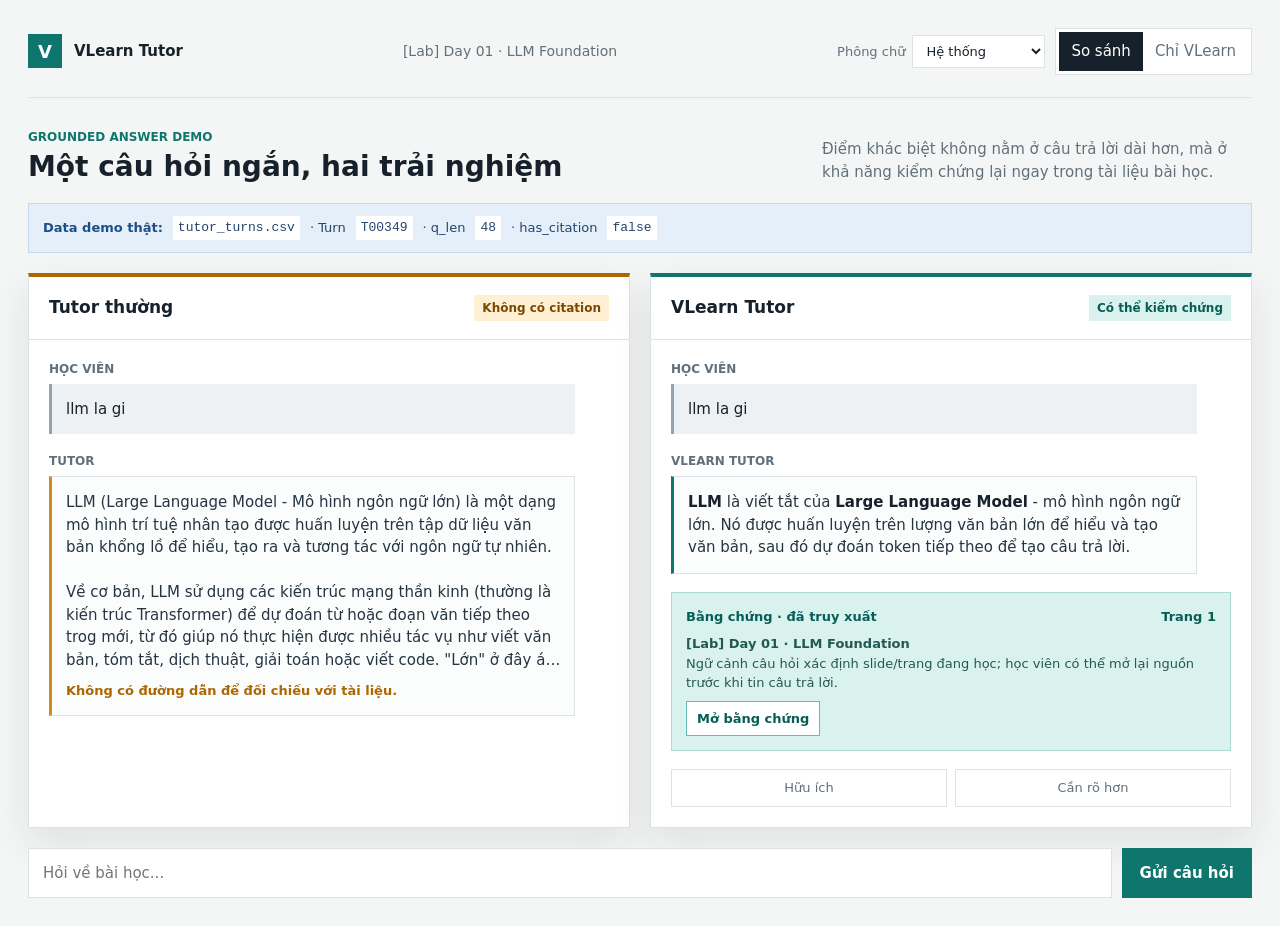
<file: mockup.html>
<!doctype html>
<html lang="vi">
<head>
  <meta charset="utf-8">
  <meta name="viewport" content="width=device-width, initial-scale=1">
  <title>VLearn Tutor - Grounded answer demo</title>
  <style>
    :root {
      --ink: #17212b;
      --muted: #62707c;
      --line: #dce3e8;
      --paper: #ffffff;
      --canvas: #f4f6f5;
      --teal: #0f766e;
      --teal-soft: #d9f2ee;
      --amber: #ad6700;
      --amber-soft: #fff0d4;
      --blue: #1d4e89;
      --blue-soft: #e5effa;
      --shadow: 0 16px 36px rgba(23, 33, 43, .09);
      --font-ui: system-ui, -apple-system, BlinkMacSystemFont, "Segoe UI", sans-serif;
    }

    html[data-font="sans"] { --font-ui: Arial, "Helvetica Neue", sans-serif; }
    html[data-font="serif"] { --font-ui: Georgia, "Times New Roman", serif; }
    html[data-font="mono"] { --font-ui: "Cascadia Code", Consolas, "Courier New", monospace; }

    * { box-sizing: border-box; }
    body {
      margin: 0;
      color: var(--ink);
      background: var(--canvas);
      font-family: var(--font-ui);
      font-size: 15px;
      line-height: 1.5;
    }
    button, input, select { font: inherit; }
    button { cursor: pointer; }

    .app-shell { max-width: 1440px; margin: 0 auto; padding: 28px; }
    .topbar {
      display: flex; align-items: center; justify-content: space-between; gap: 24px;
      padding-bottom: 22px; border-bottom: 1px solid var(--line);
    }
    .brand { display: flex; align-items: center; gap: 12px; font-weight: 760; letter-spacing: 0; }
    .brand-mark { width: 34px; height: 34px; display: grid; place-items: center; background: var(--teal); color: white; font-size: 18px; }
    .course { color: var(--muted); font-size: 14px; }
    .top-actions { display: flex; align-items: center; gap: 10px; }
    .font-control { display: flex; align-items: center; gap: 7px; color: var(--muted); font-size: 13px; }
    .font-control select { border: 1px solid var(--line); background: var(--paper); color: var(--ink); padding: 7px 28px 7px 9px; }
    .mode-switch { display: inline-flex; padding: 3px; border: 1px solid var(--line); background: var(--paper); }
    .mode-switch button { border: 0; background: transparent; color: var(--muted); padding: 8px 12px; }
    .mode-switch button.active { background: var(--ink); color: white; }

    .intro { display: flex; justify-content: space-between; align-items: end; gap: 24px; margin: 30px 0 20px; }
    .eyebrow { color: var(--teal); font-size: 12px; font-weight: 800; letter-spacing: 0; text-transform: uppercase; }
    h1 { margin: 4px 0 0; font-size: 28px; line-height: 1.2; letter-spacing: 0; }
    .intro p { margin: 0; max-width: 430px; color: var(--muted); }

    .source-strip {
      display: flex; flex-wrap: wrap; gap: 10px; align-items: center;
      border: 1px solid #c8d9ef; background: var(--blue-soft); padding: 12px 14px; margin-bottom: 20px;
      color: #24456c; font-size: 13px;
    }
    .source-strip strong { color: var(--blue); }
    .source-strip code { font-family: ui-monospace, SFMono-Regular, Menlo, monospace; background: white; padding: 2px 5px; }

    .comparison { display: grid; grid-template-columns: repeat(2, minmax(0, 1fr)); gap: 20px; }
    .state-card { min-width: 0; background: var(--paper); border: 1px solid var(--line); box-shadow: var(--shadow); }
    .state-card.good { border-top: 4px solid var(--teal); }
    .state-card.plain { border-top: 4px solid var(--amber); }
    .card-head { padding: 18px 20px; border-bottom: 1px solid var(--line); display: flex; justify-content: space-between; align-items: center; gap: 12px; }
    .state-name { margin: 0; font-size: 17px; letter-spacing: 0; }
    .status { padding: 4px 8px; font-size: 12px; font-weight: 700; white-space: nowrap; }
    .status.missing { background: var(--amber-soft); color: #7a4700; }
    .status.grounded { background: var(--teal-soft); color: #075e57; }
    .chat { padding: 20px; min-height: 410px; }
    .message-label { font-size: 12px; text-transform: uppercase; letter-spacing: 0; color: var(--muted); font-weight: 800; margin-bottom: 6px; }
    .bubble { padding: 14px; margin-bottom: 18px; max-width: 94%; }
    .student-bubble { background: #edf1f3; border-left: 3px solid #94a3ad; }
    .tutor-bubble { background: #fbfcfc; border: 1px solid var(--line); }
    .plain .tutor-bubble { border-left: 3px solid #d28a18; }
    .good .tutor-bubble { border-left: 3px solid var(--teal); }
    .reply { white-space: pre-line; margin: 0; color: #263442; }
    .reply.clamped { display: -webkit-box; -webkit-line-clamp: 8; -webkit-box-orient: vertical; overflow: hidden; }
    .reply strong { color: var(--ink); }
    .plain-note { color: var(--amber); font-size: 13px; font-weight: 700; margin-top: 10px; }

    .evidence { margin: 4px 0 18px; background: var(--teal-soft); border: 1px solid #a7ddd6; padding: 14px; }
    .evidence-title { display: flex; justify-content: space-between; gap: 12px; align-items: center; color: #075e57; font-size: 13px; font-weight: 800; }
    .evidence p { margin: 8px 0; color: #245852; font-size: 13px; }
    .evidence button { border: 1px solid #62bcb2; background: white; color: #075e57; padding: 7px 10px; font-size: 13px; font-weight: 700; }
    .feedback { display: flex; gap: 8px; }
    .feedback button { flex: 1; background: white; border: 1px solid var(--line); padding: 8px; color: var(--muted); font-size: 13px; }
    .feedback button.selected { border-color: var(--teal); color: var(--teal); background: var(--teal-soft); font-weight: 700; }

    .askbar { display: flex; gap: 10px; margin-top: 20px; }
    .askbar input { min-width: 0; flex: 1; border: 1px solid var(--line); background: white; padding: 13px 14px; color: var(--ink); }
    .askbar button { border: 0; background: var(--teal); color: white; padding: 0 18px; font-weight: 750; }
    .askbar button:focus-visible, button:focus-visible { outline: 3px solid #93c5fd; outline-offset: 2px; }

    .drawer-backdrop { position: fixed; inset: 0; display: none; background: rgba(23, 33, 43, .32); }
    .drawer-backdrop.open { display: block; }
    .drawer { position: absolute; right: 0; top: 0; height: 100%; width: min(440px, 100%); padding: 24px; background: white; box-shadow: -16px 0 36px rgba(23, 33, 43, .15); }
    .drawer-head { display: flex; justify-content: space-between; align-items: center; gap: 16px; border-bottom: 1px solid var(--line); padding-bottom: 16px; }
    .drawer h2 { font-size: 20px; margin: 0; }
    .close { border: 1px solid var(--line); background: white; width: 32px; height: 32px; color: var(--ink); }
    .source-card { margin-top: 20px; border: 1px solid #a7ddd6; padding: 16px; background: #f1faf8; }
    .source-card h3 { margin: 0 0 6px; font-size: 16px; }
    .source-card p { margin: 5px 0; color: #36504c; font-size: 14px; }
    .source-card .quote { margin-top: 14px; padding-left: 12px; border-left: 3px solid var(--teal); color: #244a45; }
    .integrity-note { margin-top: 18px; padding: 12px; background: #f5f6f7; color: var(--muted); font-size: 12px; }

    .hidden { display: none !important; }
    @media (max-width: 840px) {
      .app-shell { padding: 18px; }
      .topbar, .intro { align-items: flex-start; flex-direction: column; gap: 14px; }
      .top-actions { width: 100%; flex-wrap: wrap; }
      .comparison { grid-template-columns: 1fr; }
      .state-card { min-height: 0; }
    }
  </style>
</head>
<body>
  <main class="app-shell">
    <header class="topbar">
      <div class="brand"><span class="brand-mark">V</span><span>VLearn Tutor</span></div>
      <div class="course">[Lab] Day 01 · LLM Foundation</div>
      <div class="top-actions">
        <label class="font-control" for="font-select">
          <span>Phông chữ</span>
          <select id="font-select" aria-label="Chọn phông chữ giao diện">
            <option value="system">Hệ thống</option>
            <option value="sans">Sans-serif</option>
            <option value="serif">Serif</option>
            <option value="mono">Monospace</option>
          </select>
        </label>
        <nav class="mode-switch" aria-label="Chế độ xem">
          <button class="active" data-mode="compare">So sánh</button>
          <button data-mode="grounded">Chỉ VLearn</button>
        </nav>
      </div>
    </header>

    <section class="intro">
      <div>
        <div class="eyebrow">Grounded answer demo</div>
        <h1>Một câu hỏi ngắn, hai trải nghiệm</h1>
      </div>
      <p>Điểm khác biệt không nằm ở câu trả lời dài hơn, mà ở khả năng kiểm chứng lại ngay trong tài liệu bài học.</p>
    </section>

    <section class="source-strip" aria-label="Nguồn dữ liệu demo">
      <strong>Data demo thật:</strong> <code>tutor_turns.csv</code> · Turn <code id="turn-id"></code> · q_len <code id="q-len"></code> · has_citation <code id="citation-status"></code>
    </section>

    <section class="comparison" id="comparison">
      <article class="state-card plain" id="plain-card">
        <header class="card-head">
          <h2 class="state-name">Tutor thường</h2>
          <span class="status missing">Không có citation</span>
        </header>
        <div class="chat">
          <div class="message-label">Học viên</div>
          <div class="bubble student-bubble" id="plain-question"></div>
          <div class="message-label">Tutor</div>
          <div class="bubble tutor-bubble">
            <p class="reply clamped" id="plain-reply"></p>
            <div class="plain-note">Không có đường dẫn để đối chiếu với tài liệu.</div>
          </div>
        </div>
      </article>

      <article class="state-card good" id="grounded-card">
        <header class="card-head">
          <h2 class="state-name">VLearn Tutor</h2>
          <span class="status grounded">Có thể kiểm chứng</span>
        </header>
        <div class="chat">
          <div class="message-label">Học viên</div>
          <div class="bubble student-bubble" id="grounded-question"></div>
          <div class="message-label">VLearn Tutor</div>
          <div class="bubble tutor-bubble">
            <p class="reply"><strong>LLM</strong> là viết tắt của <strong>Large Language Model</strong> - mô hình ngôn ngữ lớn. Nó được huấn luyện trên lượng văn bản lớn để hiểu và tạo văn bản, sau đó dự đoán token tiếp theo để tạo câu trả lời.</p>
          </div>
          <section class="evidence">
            <div class="evidence-title"><span>Bằng chứng · đã truy xuất</span><span>Trang 1</span></div>
            <p><strong>[Lab] Day 01 · LLM Foundation</strong><br>Ngữ cảnh câu hỏi xác định slide/trang đang học; học viên có thể mở lại nguồn trước khi tin câu trả lời.</p>
            <button id="open-evidence" type="button">Mở bằng chứng</button>
          </section>
          <div class="feedback" aria-label="Đánh giá phản hồi">
            <button type="button" data-feedback="helpful">Hữu ích</button>
            <button type="button" data-feedback="unclear">Cần rõ hơn</button>
          </div>
        </div>
      </article>
    </section>

    <form class="askbar" id="ask-form">
      <input id="ask-input" aria-label="Câu hỏi mới" placeholder="Hỏi về bài học..." autocomplete="off">
      <button type="submit">Gửi câu hỏi</button>
    </form>
  </main>

  <div class="drawer-backdrop" id="drawer-backdrop" aria-hidden="true">
    <aside class="drawer" role="dialog" aria-modal="true" aria-label="Bằng chứng từ tài liệu">
      <div class="drawer-head"><h2>Bằng chứng đã truy xuất</h2><button class="close" id="close-evidence" type="button" aria-label="Đóng">×</button></div>
      <div class="source-card">
        <h3>[Lab] Day 01 · LLM Foundation</h3>
        <p><strong>Vị trí:</strong> Trang 1</p>
        <p><strong>Turn nguồn:</strong> <span id="drawer-turn"></span></p>
        <p class="quote" id="selected-context"></p>
      </div>
      <p class="integrity-note">Lưu ý demo: chatlog chỉ cung cấp metadata bài học, trang và đoạn được chọn; không chứa file slide gốc. Citation trong mockup minh họa trải nghiệm retrieval cần có khi tích hợp kho tài liệu thật.</p>
    </aside>
  </div>

  <script>
    const fontSelect = document.querySelector("#font-select");
    const supportedFonts = new Set(["system", "sans", "serif", "mono"]);
    const queryFont = new URLSearchParams(window.location.search).get("font");
    let savedFont = null;

    try {
      savedFont = localStorage.getItem("vlearn-font");
    } catch {
      // Some embedded/file contexts disable storage; the selector still works for this session.
    }

    const initialFont = supportedFonts.has(queryFont)
      ? queryFont
      : supportedFonts.has(savedFont) ? savedFont : "system";

    const applyFont = (font) => {
      const selectedFont = supportedFonts.has(font) ? font : "system";
      document.documentElement.dataset.font = selectedFont;
      fontSelect.value = selectedFont;
      try {
        localStorage.setItem("vlearn-font", selectedFont);
      } catch {
        // Keep the current selection even when persistence is unavailable.
      }
    };

    applyFont(initialFont);
    fontSelect.addEventListener("change", () => applyFont(fontSelect.value));

    // Exact fields copied from data/vlearn-pack/chatlog/tutor_turns.csv, turn T00349.
    const sourceTurn = {
      turnId: "VDAwMzQ5",
      lectureTitle: "W0xhYl0gRGF5IDAxXyBMTE0gRm91bmRhdGlvbg==",
      studentQuestion: "KFRyYW5nIDEsIMSRb+G6oW4gxJHGsOG7o2MgY2jhu41uOiAibGxtIGxhIGdpIikKbGxtIGxhIGdp",
      tutorReply: "[base64]/[base64]",
      questionLength: 48,
      hasCitation: false
    };

    const decode = (value) => new TextDecoder().decode(Uint8Array.from(atob(value), (c) => c.charCodeAt(0)));
    const turn = Object.fromEntries(Object.entries(sourceTurn).map(([key, value]) => [key, typeof value === "string" ? decode(value) : value]));
    const question = turn.studentQuestion.split("\n").at(-1);
    const selectedContext = turn.studentQuestion.split("\n").at(0);

    document.querySelector("#turn-id").textContent = turn.turnId;
    document.querySelector("#q-len").textContent = turn.questionLength;
    document.querySelector("#citation-status").textContent = turn.hasCitation;
    document.querySelector("#plain-question").textContent = question;
    document.querySelector("#grounded-question").textContent = question;
    document.querySelector("#plain-reply").textContent = turn.tutorReply;
    document.querySelector("#drawer-turn").textContent = turn.turnId;
    document.querySelector("#selected-context").textContent = selectedContext;

    const drawer = document.querySelector("#drawer-backdrop");
    const openDrawer = () => { drawer.classList.add("open"); drawer.setAttribute("aria-hidden", "false"); };
    const closeDrawer = () => { drawer.classList.remove("open"); drawer.setAttribute("aria-hidden", "true"); };
    document.querySelector("#open-evidence").addEventListener("click", openDrawer);
    document.querySelector("#close-evidence").addEventListener("click", closeDrawer);
    drawer.addEventListener("click", (event) => { if (event.target === drawer) closeDrawer(); });

    document.querySelectorAll("[data-feedback]").forEach((button) => {
      button.addEventListener("click", () => {
        document.querySelectorAll("[data-feedback]").forEach((item) => item.classList.remove("selected"));
        button.classList.add("selected");
      });
    });

    document.querySelectorAll("[data-mode]").forEach((button) => {
      button.addEventListener("click", () => {
        document.querySelectorAll("[data-mode]").forEach((item) => item.classList.remove("active"));
        button.classList.add("active");
        document.querySelector("#plain-card").classList.toggle("hidden", button.dataset.mode === "grounded");
      });
    });

    document.querySelector("#ask-form").addEventListener("submit", (event) => {
      event.preventDefault();
      const input = document.querySelector("#ask-input");
      if (!input.value.trim()) return;
      document.querySelector("#grounded-question").textContent = input.value.trim();
      document.querySelector("#plain-question").textContent = input.value.trim();
      input.value = "";
    });
  </script>
</body>
</html>
</file>
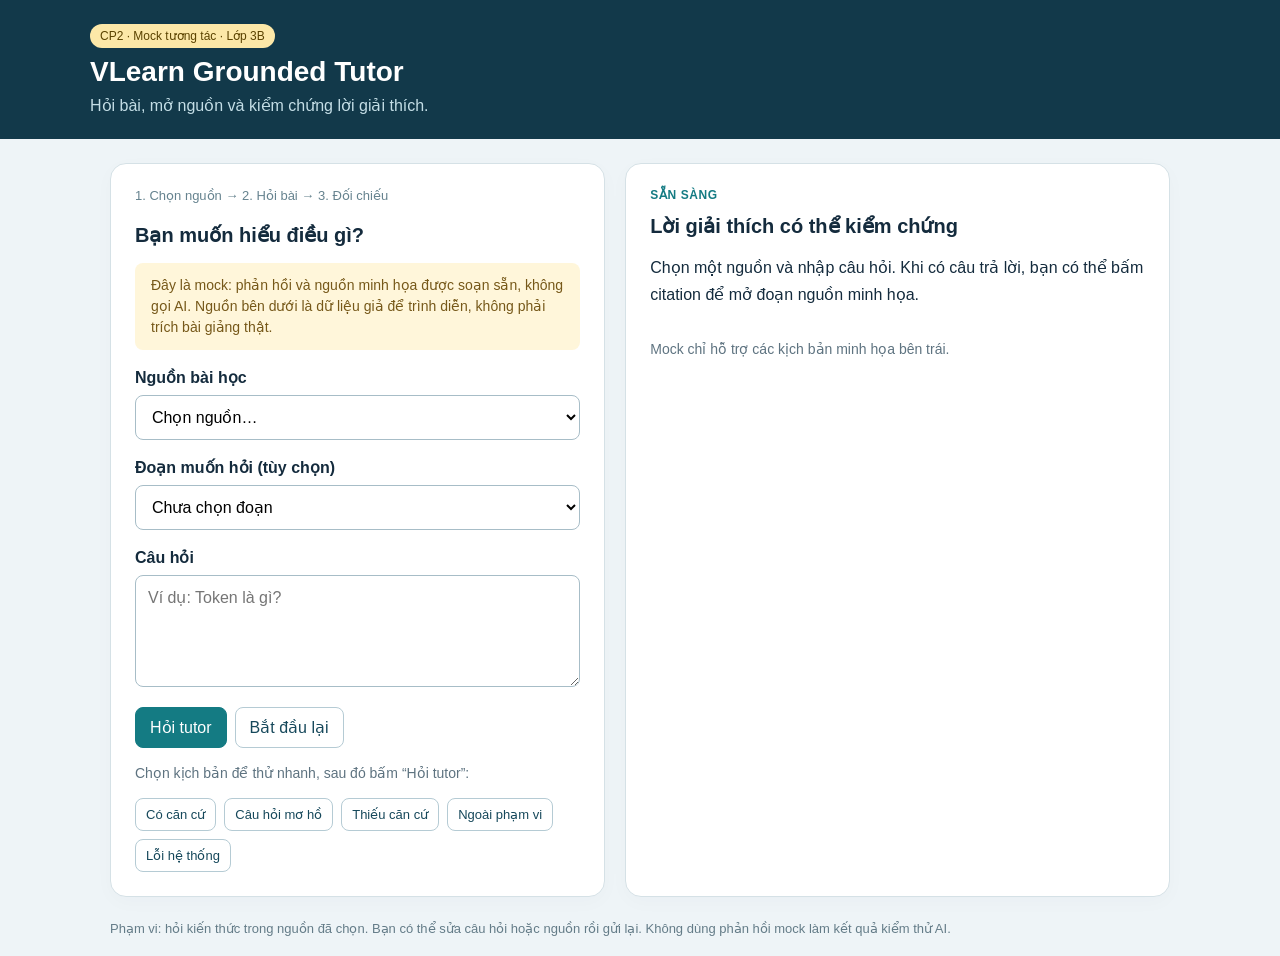
<file: codebase/cp2-mock.html>
<!doctype html>
<html lang="vi">
<head>
<meta charset="utf-8"><meta name="viewport" content="width=device-width,initial-scale=1">
<title>VLearn Grounded Tutor — Mock CP2</title>
<style>
:root{font-family:Segoe UI,Arial,sans-serif;color:#142b3d;background:#eef4f7}*{box-sizing:border-box}body{margin:0}header{background:#12394a;color:white;padding:24px max(24px,calc((100vw - 1100px)/2))}header h1{margin:8px 0;font-size:28px}header p{margin:0;color:#c4dee6}.badge{font-size:12px;background:#fce8a8;color:#5b4300;padding:5px 10px;border-radius:20px;display:inline-block}main{max-width:1100px;margin:24px auto;padding:0 20px;display:grid;grid-template-columns:1fr 1.1fr;gap:20px}.card{background:white;border:1px solid #d5e1e6;border-radius:16px;padding:24px;box-shadow:0 5px 20px #153d4b06}h2{font-size:20px;margin:0 0 16px}label{display:block;font-weight:600;margin:18px 0 8px}select,textarea{width:100%;font:inherit;border:1px solid #a7bdc7;border-radius:8px;padding:12px;background:white}textarea{min-height:112px;resize:vertical}button{font:inherit;border:1px solid #b5cbd4;border-radius:8px;background:#fff;color:#16485b;padding:10px 14px;cursor:pointer}button:hover{background:#edf6f7}button:disabled{opacity:.5;cursor:wait}.primary{background:#147b83;color:white;border-color:#147b83}.primary:hover{background:#116770}.actions{display:flex;gap:8px;flex-wrap:wrap;margin-top:16px}.muted{font-size:14px;color:#5e7380;line-height:1.6}.examples{display:flex;flex-wrap:wrap;gap:8px}.examples button{font-size:13px;padding:8px 10px}.result{line-height:1.7;white-space:pre-line}.state{font-size:12px;letter-spacing:.05em;font-weight:700;color:#147b83;margin-bottom:12px}.notice{padding:12px 16px;background:#fff6da;border-radius:8px;color:#765819;font-size:14px;line-height:1.5;margin-bottom:18px}.source{margin-top:18px;border:1px solid #c0d7df;border-radius:10px;padding:16px;background:#f2f8fa;line-height:1.7}.source h3{font-size:16px;margin:0 0 8px}.step{font-size:13px;color:#66838f;margin:0 0 20px}.hidden{display:none!important}footer{max-width:1100px;margin:20px auto;padding:0 20px;color:#647c88;font-size:13px}@media(max-width:760px){main{grid-template-columns:1fr}header{padding:22px}h1{font-size:24px!important}}
</style>
</head>
<body>
<header><span class="badge">CP2 · Mock tương tác · Lớp 3B</span><h1>VLearn Grounded Tutor</h1><p>Hỏi bài, mở nguồn và kiểm chứng lời giải thích.</p></header>
<main>
<section class="card"><p class="step">1. Chọn nguồn → 2. Hỏi bài → 3. Đối chiếu</p><h2>Bạn muốn hiểu điều gì?</h2><div class="notice">Đây là mock: phản hồi và nguồn minh họa được soạn sẵn, không gọi AI. Nguồn bên dưới là dữ liệu giả để trình diễn, không phải trích bài giảng thật.</div>
<label for="source">Nguồn bài học</label><select id="source"><option value="">Chọn nguồn…</option><option value="token">Nguồn minh họa · Token</option><option value="context">Nguồn minh họa · Context window</option></select>
<label for="segment">Đoạn muốn hỏi (tùy chọn)</label><select id="segment"><option value="">Chưa chọn đoạn</option></select>
<label for="question">Câu hỏi</label><textarea id="question" placeholder="Ví dụ: Token là gì?"></textarea>
<div class="actions"><button class="primary" id="ask">Hỏi tutor</button><button id="reset">Bắt đầu lại</button></div>
<p class="muted">Chọn kịch bản để thử nhanh, sau đó bấm “Hỏi tutor”:</p><div class="examples"><button data-case="happy">Có căn cứ</button><button data-case="clarify">Câu hỏi mơ hồ</button><button data-case="missing">Thiếu căn cứ</button><button data-case="scope">Ngoài phạm vi</button><button data-case="error">Lỗi hệ thống</button></div>
</section>
<section class="card" aria-live="polite" aria-busy="false" id="output"><div class="state" id="state">SẴN SÀNG</div><h2 id="title">Lời giải thích có thể kiểm chứng</h2><div class="result" id="answer">Chọn một nguồn và nhập câu hỏi. Khi có câu trả lời, bạn có thể bấm citation để mở đoạn nguồn minh họa.</div><div class="actions" id="next"></div><div class="source hidden" id="citation"><h3 id="citationTitle"></h3><div id="citationText"></div><button id="closeCitation" style="margin-top:12px">Đóng nguồn</button></div><p class="muted" id="hint">Mock chỉ hỗ trợ các kịch bản minh họa bên trái.</p></section>
</main><footer>Phạm vi: hỏi kiến thức trong nguồn đã chọn. Bạn có thể sửa câu hỏi hoặc nguồn rồi gửi lại. Không dùng phản hồi mock làm kết quả kiểm thử AI.</footer>
<script>
const $=id=>document.getElementById(id);
const sources={token:{id:'DEMO-TOKEN-01',text:'Nguồn giả minh họa: Token là đơn vị văn bản mà mô hình xử lý. Một token có thể là một phần của từ, một từ hoặc dấu câu; cách chia phụ thuộc tokenizer. Không thể mặc định mỗi tiếng tách bằng khoảng trắng là một token.'},context:{id:'DEMO-CONTEXT-01',text:'Nguồn giả minh họa: Context window là giới hạn lượng token mô hình có thể sử dụng trong một lượt xử lý. Khi nội dung vượt giới hạn, ứng dụng cần giới hạn hoặc chọn lại phần thông tin được gửi.'}};
let busy=false,request=0;
function updateSegments(){const s=sources[$('source').value];$('segment').replaceChildren(new Option('Chưa chọn đoạn',''));if(s)$('segment').add(new Option(s.id+' · '+s.text.slice(20,90)+'…',s.id));}
$('source').onchange=updateSegments;
function show(state,title,answer){$('state').textContent=state;$('title').textContent=title;$('answer').textContent=answer;$('next').replaceChildren();$('citation').classList.add('hidden');}
function action(label,fn){const b=document.createElement('button');b.textContent=label;b.onclick=fn;$('next').append(b);}
function edit(){ $('question').focus();$('question').select(); }
function changeSource(){ $('source').focus();$('hint').textContent='Đổi nguồn bài học, rồi bấm Hỏi tutor để chạy lại.'; }
function lock(value){busy=value;$('ask').disabled=value;$('source').disabled=value;$('segment').disabled=value;$('question').disabled=value;document.querySelectorAll('[data-case]').forEach(b=>b.disabled=value);$('output').setAttribute('aria-busy',String(value));}
const cases={happy:['token','Token là gì?'],clarify:['token','Giải thích khái niệm này?'],missing:['token','Context window là gì?'],scope:['token','Deadline nộp bài là khi nào?'],error:['token','Token là gì? [lỗi demo]']};
document.querySelectorAll('[data-case]').forEach(b=>b.onclick=()=>{const [s,q]=cases[b.dataset.case];$('source').value=s;updateSegments();$('question').value=q;show('ĐÃ CHỌN KỊCH BẢN','Bấm Hỏi tutor để tiếp tục','Bạn có thể chỉnh câu hỏi trước khi gửi.');$('hint').textContent='Phản hồi của mock được soạn sẵn.';});
$('ask').onclick=async()=>{
if(busy)return;const source=$('source').value,q=$('question').value.trim(),segment=$('segment').value;
if(!source||!q){show('CẦN BỔ SUNG','Chọn nguồn và nhập câu hỏi','Hãy chọn tài liệu và nhập câu hỏi trước khi gửi. Nội dung đã nhập được giữ lại.');return;}
const seq=++request;lock(true);show('ĐANG XỬ LÝ · MÔ PHỎNG','Đang kiểm tra câu hỏi và nguồn…','Mock mô phỏng thời gian chờ; không gửi dữ liệu tới API.');await new Promise(r=>setTimeout(r,650));if(seq!==request)return;lock(false);
const normalized=q.toLocaleLowerCase('vi');
if(normalized.includes('[lỗi demo]')){show('LỖI HỆ THỐNG · MÔ PHỎNG','Chưa nhận được phản hồi','Đây là lỗi API mô phỏng. Câu hỏi và nguồn của bạn vẫn được giữ nguyên.');action('Thử lại',()=>{$('question').value=q.replace(/\[lỗi demo\]/gi,'').trim();$('ask').click();});}
else if(/deadline|điểm danh|điểm cá nhân|hạn nộp|bỏ qua hướng dẫn|giả nguồn|bịa citation/.test(normalized)){show('NGOÀI PHẠM VI · MÔ PHỎNG','Nguồn này không có thẩm quyền trả lời','Tutor minh họa chỉ giải thích nội dung bài học, không đoán deadline, điểm cá nhân hoặc tạo nguồn giả. Với thông tin lớp học, hãy xem thông báo chính thức hoặc hỏi TA.');action('Sửa câu hỏi',edit);}
else if(!segment&&!/token|context/.test(normalized)){show('CẦN LÀM RÕ · MÔ PHỎNG','Bạn muốn giải thích khái niệm nào?','Hãy nhập tên khái niệm hoặc chọn một đoạn cụ thể trong nguồn bài học.');action('Chọn đoạn đang học',()=>{$('segment').value=sources[source].id;$('ask').click();});action('Bổ sung câu hỏi',edit);}
else if((source==='token'&&/context/.test(normalized))||(source==='context'&&/token là|token la/.test(normalized))||(!/token|context/.test(normalized)&&(!segment||!/khái niệm này|đoạn này|giải thích|đây/.test(normalized)))){show('THIẾU CĂN CỨ · MÔ PHỎNG','Chưa có căn cứ phù hợp trong nguồn này','Mock chưa có câu trả lời cho yêu cầu này trong nguồn đang chọn. Bạn có thể đổi nguồn hoặc sửa câu hỏi; hệ thống không tự suy ra câu trả lời.');action('Đổi nguồn',changeSource);action('Sửa câu hỏi',edit);}
else{const s=sources[source];show('CÓ CĂN CỨ · MÔ PHỎNG','Giải thích từ nguồn minh họa',source==='token'?'Token là đơn vị văn bản mà mô hình xử lý. Nó không luôn trùng với một từ hoặc một tiếng: cách chia phụ thuộc tokenizer.':'Context window là giới hạn lượng token mô hình dùng trong một lượt xử lý. Khi nội dung quá dài, ứng dụng cần chọn hoặc giới hạn thông tin gửi vào.');action('Mở ['+s.id+']',()=>{$('citationTitle').textContent=s.id+' · Nguồn giả minh họa';$('citationText').textContent=s.text;$('citation').classList.remove('hidden');});action('Sửa câu hỏi / hỏi tiếp',edit);}
$('hint').textContent='Bạn có thể sửa câu hỏi hoặc đổi nguồn rồi gửi lại. Mock dùng quy tắc và nội dung cố định, chưa đánh giá khả năng AI.';
};
$('reset').onclick=()=>{request++;lock(false);$('source').value='';updateSegments();$('question').value='';show('SẴN SÀNG','Lời giải thích có thể kiểm chứng','Chọn nguồn và nhập câu hỏi để bắt đầu.');$('hint').textContent='Mock chỉ hỗ trợ các kịch bản minh họa bên trái.';};
$('closeCitation').onclick=()=>$('citation').classList.add('hidden');
</script>
</body></html>
</file>
